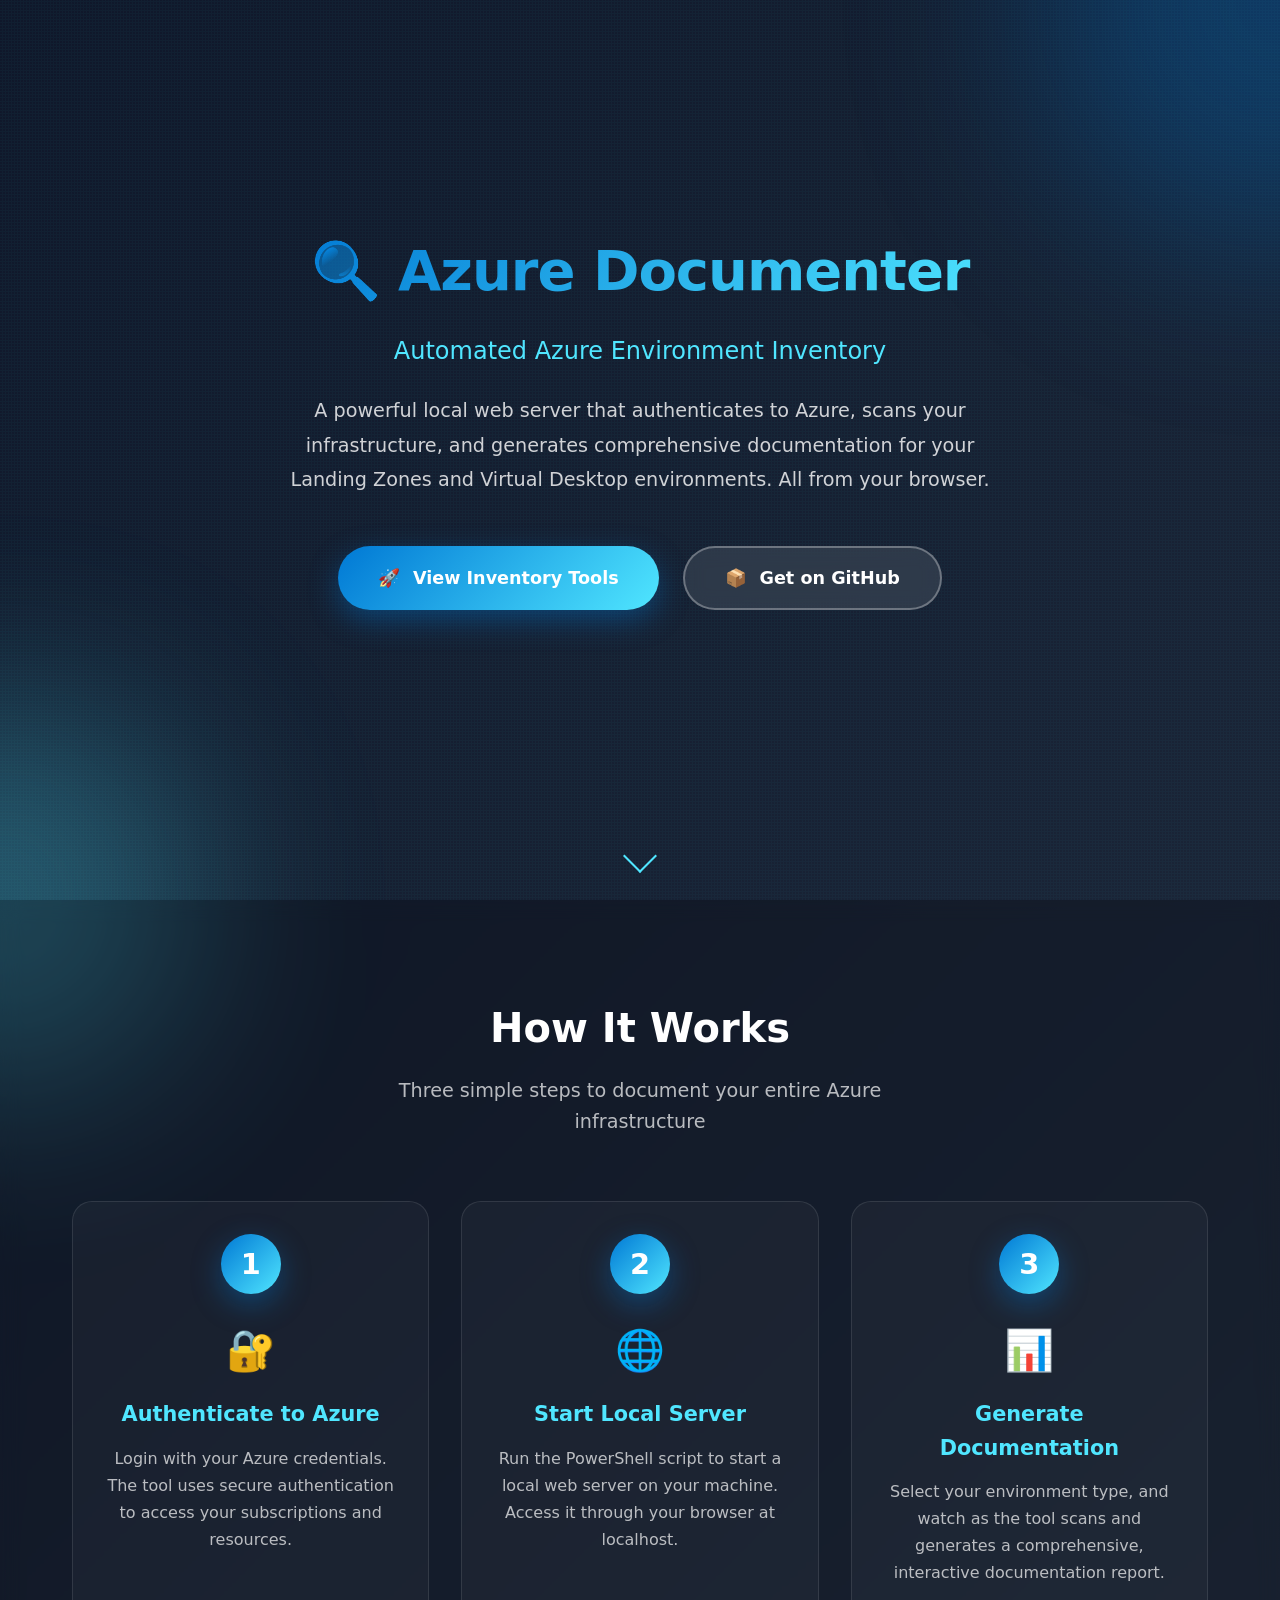
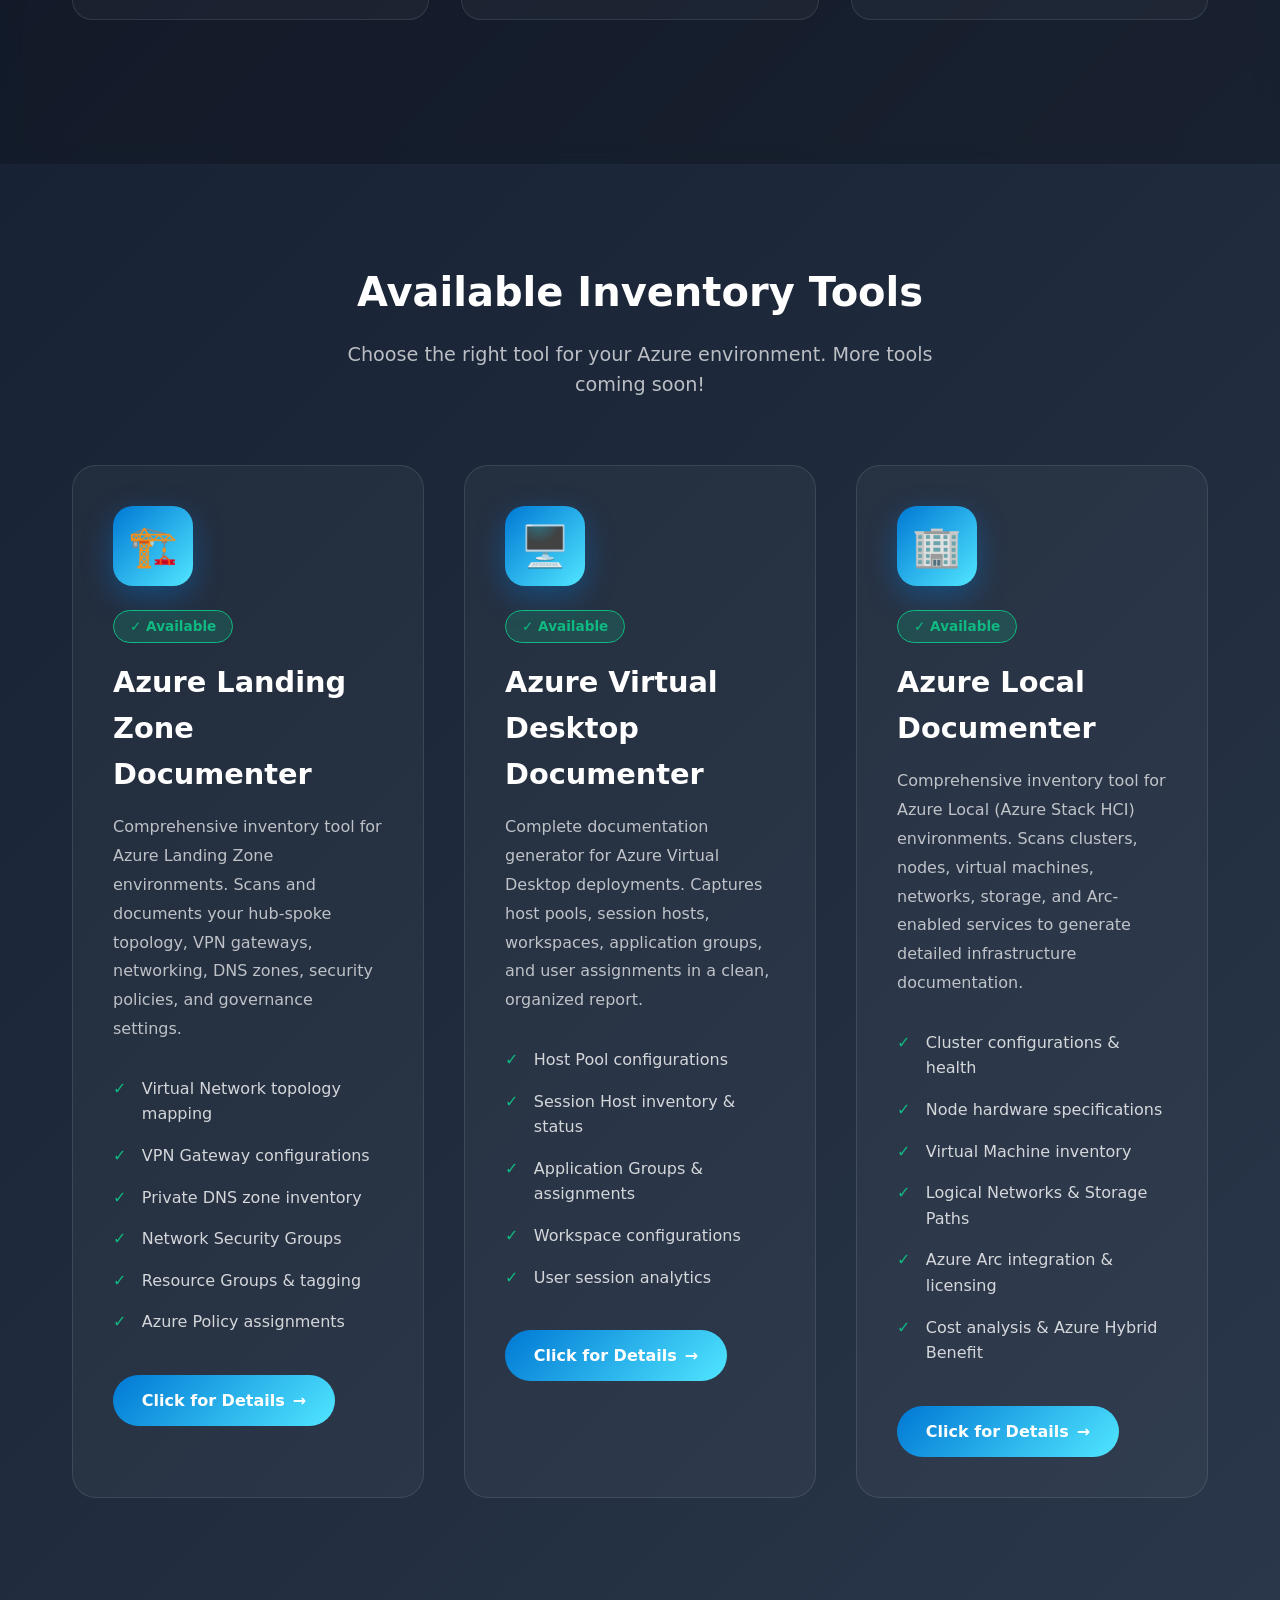
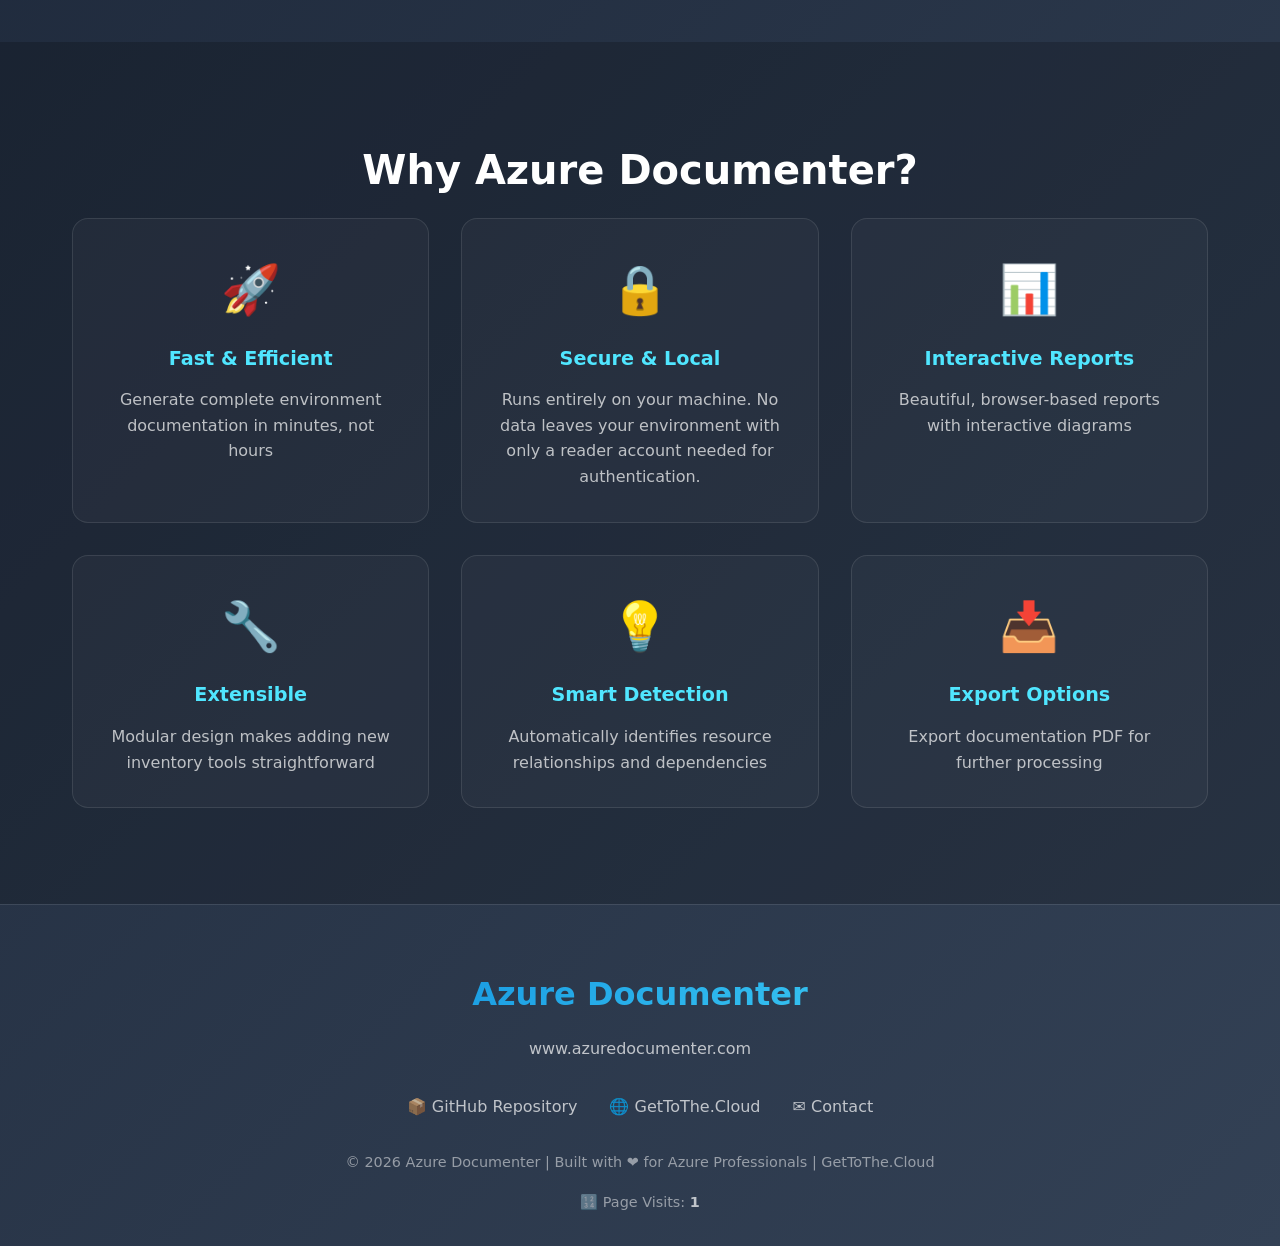
<file: index.html>
<!DOCTYPE html>
<html lang="en">
<head>
    <meta charset="UTF-8">
    <meta name="viewport" content="width=device-width, initial-scale=1.0">
    
    <!-- Primary Meta Tags -->
    <title>Azure Documenter - Automated Azure Environment Inventory & Documentation Tool</title>
    <meta name="title" content="Azure Documenter - Automated Azure Environment Inventory & Documentation Tool">
    <meta name="description" content="Powerful local web server that automates Azure infrastructure documentation. Generate comprehensive reports for Azure Landing Zones, Virtual Desktop (AVD), and cloud environments in minutes. Free, secure, and extensible.">
    <meta name="keywords" content="Azure Documenter, Azure documentation, Azure inventory tool, Azure Landing Zone documentation, Azure Virtual Desktop documentation, AVD inventory, Azure infrastructure audit, cloud documentation, Azure reporting tool, Azure environment scan, Azure compliance reporting, Azure PowerShell tools, infrastructure as code documentation">
    <meta name="author" content="GetToThe.Cloud">
    <meta name="robots" content="index, follow">
    <link rel="canonical" href="https://www.azuredocumenter.com/">
    
    <!-- Open Graph / Facebook -->
    <meta property="og:type" content="website">
    <meta property="og:url" content="https://www.azuredocumenter.com/">
    <meta property="og:title" content="Azure Documenter - Automated Azure Environment Inventory">
    <meta property="og:description" content="Generate comprehensive Azure infrastructure documentation in minutes. Free tool for documenting Landing Zones, AVD, and cloud environments with interactive reports.">
    <meta property="og:image" content="https://www.azuredocumenter.com/images/og-image.png">
    <meta property="og:site_name" content="Azure Documenter">
    <meta property="og:locale" content="en_US">
    
    <!-- Twitter Card -->
    <meta name="twitter:card" content="summary_large_image">
    <meta name="twitter:url" content="https://www.azuredocumenter.com/">
    <meta name="twitter:title" content="Azure Documenter - Automated Azure Environment Inventory">
    <meta name="twitter:description" content="Generate comprehensive Azure infrastructure documentation in minutes. Free tool for documenting Landing Zones, AVD, and cloud environments.">
    <meta name="twitter:image" content="https://www.azuredocumenter.com/images/twitter-card.png">
    <meta name="twitter:creator" content="@GetToTheCloud">
    
    <!-- Additional SEO Tags -->
    <meta name="theme-color" content="#0078D4">
    <meta name="msapplication-TileColor" content="#0078D4">
    <meta name="application-name" content="Azure Documenter">
    
    <!-- Structured Data (JSON-LD) -->
    <script type="application/ld+json">
    {
      "@context": "https://schema.org",
      "@type": "SoftwareApplication",
      "name": "Azure Documenter",
      "applicationCategory": "DeveloperApplication",
      "operatingSystem": "Windows, macOS, Linux",
      "description": "Automated Azure environment documentation tool that generates comprehensive reports for Azure Landing Zones and Virtual Desktop deployments",
      "url": "https://www.azuredocumenter.com",
      "author": {"@type": "Organization", "name": "GetToThe.Cloud", "url": "https://www.gettothe.cloud"},
      "offers": {"@type": "Offer", "price": "0", "priceCurrency": "USD"},
      "aggregateRating": {"@type": "AggregateRating", "ratingValue": "5", "ratingCount": "1"},
      "featureList": ["Azure Landing Zone documentation", "Azure Virtual Desktop inventory", "Interactive HTML reports", "Multi-subscription support", "Network topology visualization", "Compliance audit reports", "Local secure execution"]
    }
    </script>
    
    <!-- Embedded Stylesheet for Offline Compatibility -->
    <style>
* {
    margin: 0;
    padding: 0;
    box-sizing: border-box;
}

:root {
    --azure-blue: #0078D4;
    --azure-light: #50E6FF;
    --azure-dark: #003168;
    --success-green: #10B981;
    --warning-orange: #F59E0B;
    --gradient-primary: linear-gradient(135deg, #0078D4 0%, #50E6FF 100%);
    --gradient-dark: linear-gradient(135deg, #1e293b 0%, #0f172a 100%);
}

html {
    scroll-behavior: smooth;
}

body {
    font-family: 'Segoe UI', system-ui, -apple-system, sans-serif;
    background: linear-gradient(135deg, #0f172a 0%, #1e293b 50%, #334155 100%);
    color: #fff;
    line-height: 1.6;
    overflow-x: hidden;
}

/* Animated Background */
.bg-pattern {
    position: fixed;
    top: 0;
    left: 0;
    width: 100%;
    height: 100%;
    opacity: 0.03;
    background-image: 
        repeating-linear-gradient(0deg, transparent, transparent 2px, #50E6FF 2px, #50E6FF 3px),
        repeating-linear-gradient(90deg, transparent, transparent 2px, #50E6FF 2px, #50E6FF 3px);
    background-size: 100px 100px;
    animation: patternMove 30s linear infinite;
    z-index: 0;
    pointer-events: none;
}

@keyframes patternMove {
    0% { transform: translate(0, 0); }
    100% { transform: translate(100px, 100px); }
}

/* Floating gradient orbs */
.gradient-orb {
    position: fixed;
    border-radius: 50%;
    filter: blur(100px);
    opacity: 0.3;
    z-index: 0;
    pointer-events: none;
}

.orb-1 {
    width: 500px;
    height: 500px;
    background: var(--azure-blue);
    top: -250px;
    right: -250px;
    animation: float 20s ease-in-out infinite;
}

.orb-2 {
    width: 400px;
    height: 400px;
    background: var(--azure-light);
    bottom: -200px;
    left: -200px;
    animation: float 25s ease-in-out infinite reverse;
}

@keyframes float {
    0%, 100% { transform: translate(0, 0) scale(1); }
    33% { transform: translate(50px, -80px) scale(1.1); }
    66% { transform: translate(-50px, 80px) scale(0.9); }
}

/* Container */
.container {
    max-width: 1200px;
    margin: 0 auto;
    padding: 0 2rem;
    position: relative;
    z-index: 1;
}

/* Header/Hero Section */
.hero {
    min-height: 100vh;
    display: flex;
    flex-direction: column;
    justify-content: center;
    align-items: center;
    text-align: center;
    padding: 2rem 0;
}

.logo {
    font-size: 3.5rem;
    font-weight: 800;
    margin-bottom: 1rem;
    background: var(--gradient-primary);
    -webkit-background-clip: text;
    -webkit-text-fill-color: transparent;
    background-clip: text;
    letter-spacing: -1px;
}

.tagline {
    font-size: 1.5rem;
    color: var(--azure-light);
    margin-bottom: 1.5rem;
    font-weight: 300;
}

.hero-description {
    font-size: 1.2rem;
    color: rgba(255,255,255,0.8);
    max-width: 700px;
    margin: 0 auto 3rem;
    line-height: 1.8;
}

.cta-buttons {
    display: flex;
    gap: 1.5rem;
    flex-wrap: wrap;
    justify-content: center;
    margin-bottom: 4rem;
}

.btn {
    padding: 1rem 2.5rem;
    font-size: 1.1rem;
    font-weight: 600;
    text-decoration: none;
    border-radius: 50px;
    transition: all 0.3s ease;
    display: inline-flex;
    align-items: center;
    gap: 0.8rem;
    cursor: pointer;
    border: none;
}

.btn-primary {
    background: var(--gradient-primary);
    color: white;
    box-shadow: 0 10px 30px rgba(0, 120, 212, 0.4);
}

.btn-primary:hover {
    transform: translateY(-3px);
    box-shadow: 0 15px 40px rgba(0, 120, 212, 0.6);
}

.btn-secondary {
    background: rgba(255,255,255,0.1);
    color: white;
    border: 2px solid rgba(255,255,255,0.3);
    backdrop-filter: blur(10px);
}

.btn-secondary:hover {
    background: rgba(255,255,255,0.15);
    border-color: var(--azure-light);
    transform: translateY(-3px);
}

/* How It Works Section */
.how-it-works {
    padding: 6rem 0;
    background: rgba(0,0,0,0.2);
    backdrop-filter: blur(10px);
}

.section-title {
    font-size: 2.5rem;
    text-align: center;
    margin-bottom: 1rem;
    font-weight: 700;
}

.section-subtitle {
    text-align: center;
    font-size: 1.2rem;
    color: rgba(255,255,255,0.7);
    margin-bottom: 4rem;
    max-width: 600px;
    margin-left: auto;
    margin-right: auto;
}

.steps {
    display: grid;
    grid-template-columns: repeat(auto-fit, minmax(250px, 1fr));
    gap: 2rem;
    margin-bottom: 3rem;
}

.step {
    text-align: center;
    padding: 2rem;
    background: rgba(255,255,255,0.03);
    border: 1px solid rgba(255,255,255,0.1);
    border-radius: 20px;
    transition: all 0.3s ease;
    position: relative;
}

.step:hover {
    transform: translateY(-5px);
    background: rgba(255,255,255,0.06);
    border-color: var(--azure-light);
}

.step-number {
    width: 60px;
    height: 60px;
    margin: 0 auto 1.5rem;
    background: var(--gradient-primary);
    border-radius: 50%;
    display: flex;
    align-items: center;
    justify-content: center;
    font-size: 1.8rem;
    font-weight: 700;
    box-shadow: 0 10px 30px rgba(0, 120, 212, 0.4);
}

.step-icon {
    font-size: 2.5rem;
    margin-bottom: 1rem;
}

.step-title {
    font-size: 1.3rem;
    margin-bottom: 0.8rem;
    color: var(--azure-light);
}

.step-description {
    color: rgba(255,255,255,0.7);
    line-height: 1.7;
}

/* Inventory Tools Section */
.inventory-tools {
    padding: 6rem 0;
}

.tools-grid {
    display: grid;
    grid-template-columns: repeat(auto-fit, minmax(350px, 1fr));
    gap: 2.5rem;
    margin-bottom: 3rem;
}

.tool-card {
    background: rgba(255,255,255,0.04);
    border: 1px solid rgba(255,255,255,0.1);
    border-radius: 24px;
    padding: 2.5rem;
    transition: all 0.4s cubic-bezier(0.4, 0, 0.2, 1);
    position: relative;
    overflow: hidden;
    cursor: pointer;
}

.tool-card::before {
    content: '';
    position: absolute;
    top: 0;
    left: 0;
    right: 0;
    height: 4px;
    background: var(--gradient-primary);
    transform: scaleX(0);
    transition: transform 0.4s ease;
}

.tool-card:hover {
    transform: translateY(-10px);
    background: rgba(255,255,255,0.08);
    border-color: var(--azure-light);
    box-shadow: 0 20px 60px rgba(0,120,212,0.3);
}

.tool-card:hover::before {
    transform: scaleX(1);
}

.tool-icon {
    width: 80px;
    height: 80px;
    background: var(--gradient-primary);
    border-radius: 20px;
    display: flex;
    align-items: center;
    justify-content: center;
    font-size: 2.5rem;
    margin-bottom: 1.5rem;
    box-shadow: 0 10px 30px rgba(0,120,212,0.4);
}

.tool-status {
    display: inline-block;
    padding: 0.3rem 1rem;
    background: rgba(16, 185, 129, 0.2);
    color: var(--success-green);
    border: 1px solid var(--success-green);
    border-radius: 20px;
    font-size: 0.85rem;
    font-weight: 600;
    margin-bottom: 1rem;
}

.tool-status.coming-soon {
    background: rgba(245, 158, 11, 0.2);
    color: var(--warning-orange);
    border-color: var(--warning-orange);
}

.tool-title {
    font-size: 1.8rem;
    margin-bottom: 1rem;
    font-weight: 700;
}

.tool-description {
    color: rgba(255,255,255,0.7);
    line-height: 1.8;
    margin-bottom: 1.5rem;
}

.tool-features {
    list-style: none;
    margin-bottom: 2rem;
}

.tool-features li {
    padding: 0.5rem 0;
    padding-left: 1.8rem;
    position: relative;
    color: rgba(255,255,255,0.8);
}

.tool-features li::before {
    content: '✓';
    position: absolute;
    left: 0;
    color: var(--success-green);
    font-weight: bold;
}

.tool-link {
    display: inline-flex;
    align-items: center;
    gap: 0.5rem;
    padding: 0.8rem 1.8rem;
    background: var(--gradient-primary);
    color: white;
    text-decoration: none;
    border-radius: 50px;
    font-weight: 600;
    transition: all 0.3s ease;
}

.tool-link:hover {
    transform: scale(1.05);
    box-shadow: 0 10px 30px rgba(0,120,212,0.5);
}

.tool-link::after {
    content: '→';
    transition: margin-left 0.3s ease;
}

.tool-link:hover::after {
    margin-left: 0.5rem;
}

/* Modal/Popup Styles */
.modal-overlay {
    display: none;
    position: fixed;
    top: 0;
    left: 0;
    width: 100%;
    height: 100%;
    background: rgba(0, 0, 0, 0.85);
    backdrop-filter: blur(10px);
    z-index: 9998;
    animation: fadeIn 0.3s ease;
}

.modal-overlay.active {
    display: flex;
    justify-content: center;
    align-items: center;
    padding: 2rem;
}

@keyframes fadeIn {
    from { opacity: 0; }
    to { opacity: 1; }
}

.modal {
    background: linear-gradient(135deg, #1e293b 0%, #0f172a 100%);
    border: 2px solid rgba(80, 230, 255, 0.3);
    border-radius: 24px;
    max-width: 700px;
    width: 100%;
    max-height: 90vh;
    overflow-y: auto;
    position: relative;
    box-shadow: 0 30px 80px rgba(0, 0, 0, 0.7);
    animation: slideUp 0.4s ease;
    z-index: 9999;
}

@keyframes slideUp {
    from { 
        opacity: 0;
        transform: translateY(50px) scale(0.95);
    }
    to { 
        opacity: 1;
        transform: translateY(0) scale(1);
    }
}

.modal-header {
    padding: 2.5rem 2.5rem 1.5rem;
    border-bottom: 1px solid rgba(255, 255, 255, 0.1);
    position: relative;
}

.modal-close {
    position: absolute;
    top: 1.5rem;
    right: 1.5rem;
    width: 40px;
    height: 40px;
    background: rgba(255, 255, 255, 0.1);
    border: 1px solid rgba(255, 255, 255, 0.2);
    border-radius: 50%;
    display: flex;
    align-items: center;
    justify-content: center;
    cursor: pointer;
    transition: all 0.3s ease;
    font-size: 1.5rem;
    color: rgba(255, 255, 255, 0.7);
}

.modal-close:hover {
    background: rgba(255, 59, 48, 0.2);
    border-color: rgba(255, 59, 48, 0.5);
    color: #ff3b30;
    transform: rotate(90deg);
}

.modal-icon {
    width: 80px;
    height: 80px;
    background: var(--gradient-primary);
    border-radius: 20px;
    display: flex;
    align-items: center;
    justify-content: center;
    font-size: 2.5rem;
    margin-bottom: 1.5rem;
    box-shadow: 0 10px 30px rgba(0, 120, 212, 0.4);
}

.modal-title {
    font-size: 2rem;
    font-weight: 700;
    margin-bottom: 0.5rem;
    color: #fff;
}

.modal-status {
    display: inline-block;
    padding: 0.4rem 1.2rem;
    background: rgba(16, 185, 129, 0.2);
    color: var(--success-green);
    border: 1px solid var(--success-green);
    border-radius: 20px;
    font-size: 0.85rem;
    font-weight: 600;
}

.modal-body {
    padding: 2rem 2.5rem;
}

.modal-description {
    color: rgba(255, 255, 255, 0.85);
    line-height: 1.8;
    margin-bottom: 2rem;
    font-size: 1.1rem;
}

.modal-section-title {
    font-size: 1.3rem;
    font-weight: 600;
    color: var(--azure-light);
    margin-bottom: 1rem;
    margin-top: 2rem;
}

.modal-section-title:first-child {
    margin-top: 0;
}

.modal-features {
    list-style: none;
    margin-bottom: 2rem;
}

.modal-features li {
    padding: 0.8rem 0;
    padding-left: 2rem;
    position: relative;
    color: rgba(255, 255, 255, 0.8);
    line-height: 1.6;
}

.modal-features li::before {
    content: '✓';
    position: absolute;
    left: 0;
    color: var(--success-green);
    font-weight: bold;
    font-size: 1.3rem;
}

.modal-tech-stack {
    display: flex;
    flex-wrap: wrap;
    gap: 0.8rem;
    margin-bottom: 2rem;
}

.modal-tech-badge {
    padding: 0.5rem 1.2rem;
    background: rgba(0, 120, 212, 0.2);
    border: 1px solid rgba(0, 120, 212, 0.5);
    border-radius: 20px;
    font-size: 0.9rem;
    font-weight: 600;
    color: var(--azure-light);
}

.modal-footer {
    padding: 1.5rem 2.5rem 2.5rem;
    display: flex;
    gap: 1rem;
    flex-wrap: wrap;
}

.modal-btn {
    flex: 1;
    min-width: 200px;
    padding: 1rem 2rem;
    font-size: 1.05rem;
    font-weight: 600;
    text-decoration: none;
    border-radius: 50px;
    display: inline-flex;
    align-items: center;
    justify-content: center;
    gap: 0.8rem;
    transition: all 0.3s ease;
    cursor: pointer;
    border: none;
}

.modal-btn-primary {
    background: var(--gradient-primary);
    color: white;
    box-shadow: 0 10px 30px rgba(0, 120, 212, 0.4);
}

.modal-btn-primary:hover {
    transform: translateY(-2px);
    box-shadow: 0 15px 40px rgba(0, 120, 212, 0.6);
}

.modal-btn-secondary {
    background: rgba(255, 255, 255, 0.1);
    color: white;
    border: 2px solid rgba(255, 255, 255, 0.3);
}

.modal-btn-secondary:hover {
    background: rgba(255, 255, 255, 0.15);
    border-color: var(--azure-light);
    transform: translateY(-2px);
}

.modal-highlight {
    background: rgba(80, 230, 255, 0.1);
    border-left: 3px solid var(--azure-light);
    padding: 1.2rem;
    border-radius: 8px;
    margin: 1.5rem 0;
}

.modal-highlight p {
    color: rgba(255, 255, 255, 0.9);
    line-height: 1.7;
    margin: 0;
}

/* Add Tool Card - Different Style */
.add-tool-card {
    background: rgba(255,255,255,0.02);
    border: 2px dashed rgba(255,255,255,0.3);
    border-radius: 24px;
    padding: 3rem 2.5rem;
    display: flex;
    flex-direction: column;
    align-items: center;
    justify-content: center;
    text-align: center;
    transition: all 0.3s ease;
    min-height: 400px;
}

.add-tool-card:hover {
    border-color: var(--azure-light);
    background: rgba(255,255,255,0.04);
}

.add-icon {
    font-size: 4rem;
    color: var(--azure-light);
    margin-bottom: 1.5rem;
    opacity: 0.5;
}

.add-tool-title {
    font-size: 1.5rem;
    margin-bottom: 1rem;
    color: rgba(255,255,255,0.9);
}

.add-tool-description {
    color: rgba(255,255,255,0.6);
    line-height: 1.6;
}

/* Features Section */
.features {
    padding: 6rem 0;
    background: rgba(0,0,0,0.2);
}

.features-grid {
    display: grid;
    grid-template-columns: repeat(auto-fit, minmax(280px, 1fr));
    gap: 2rem;
}

.feature-box {
    padding: 2rem;
    background: rgba(255,255,255,0.03);
    border: 1px solid rgba(255,255,255,0.1);
    border-radius: 16px;
    text-align: center;
    transition: all 0.3s ease;
}

.feature-box:hover {
    background: rgba(255,255,255,0.06);
    transform: translateY(-5px);
}

.feature-icon {
    font-size: 3rem;
    margin-bottom: 1rem;
}

.feature-title {
    font-size: 1.2rem;
    margin-bottom: 0.8rem;
    color: var(--azure-light);
}

.feature-text {
    color: rgba(255,255,255,0.7);
    line-height: 1.6;
}

/* Footer */
.footer {
    padding: 4rem 0 2rem;
    text-align: center;
    border-top: 1px solid rgba(255,255,255,0.1);
}

.footer-logo {
    font-size: 2rem;
    font-weight: 700;
    margin-bottom: 1rem;
    background: var(--gradient-primary);
    -webkit-background-clip: text;
    -webkit-text-fill-color: transparent;
    background-clip: text;
}

.footer-links {
    display: flex;
    gap: 2rem;
    justify-content: center;
    margin: 2rem 0;
    flex-wrap: wrap;
}

.footer-link {
    color: rgba(255,255,255,0.7);
    text-decoration: none;
    transition: color 0.3s ease;
    display: flex;
    align-items: center;
    gap: 0.5rem;
}

.footer-link:hover {
    color: var(--azure-light);
}

.footer-copyright {
    color: rgba(255,255,255,0.5);
    font-size: 0.9rem;
    margin-top: 2rem;
}

/* Scroll Indicator */
.scroll-indicator {
    position: absolute;
    bottom: 2rem;
    left: 50%;
    transform: translateX(-50%);
    animation: bounce 2s infinite;
}

@keyframes bounce {
    0%, 20%, 50%, 80%, 100% { transform: translateX(-50%) translateY(0); }
    40% { transform: translateX(-50%) translateY(-15px); }
    60% { transform: translateX(-50%) translateY(-8px); }
}

.scroll-arrow {
    width: 24px;
    height: 24px;
    border-right: 2px solid var(--azure-light);
    border-bottom: 2px solid var(--azure-light);
    transform: rotate(45deg);
}

/* Responsive */
@media (max-width: 768px) {
    .logo { font-size: 2.5rem; }
    .tagline { font-size: 1.2rem; }
    .hero-description { font-size: 1rem; }
    .section-title { font-size: 2rem; }
    .steps { grid-template-columns: 1fr; }
    .tools-grid { grid-template-columns: 1fr; }
    .features-grid { grid-template-columns: 1fr; }
    .cta-buttons { flex-direction: column; }
    .btn { width: 100%; justify-content: center; }
}
    </style>
</head>
<body>
    <!-- Background Effects -->
    <div class="bg-pattern"></div>
    <div class="gradient-orb orb-1"></div>
    <div class="gradient-orb orb-2"></div>

    <!-- Hero Section -->
    <section class="hero" itemscope itemtype="https://schema.org/WebApplication">
        <div class="container">
            <h1 class="logo" itemprop="name">🔍 Azure Documenter</h1>
            <p class="tagline" itemprop="headline">Automated Azure Environment Inventory</p>
            <p class="hero-description" itemprop="description">
                A powerful local web server that authenticates to Azure, scans your infrastructure, 
                and generates comprehensive documentation for your Landing Zones and Virtual Desktop environments. 
                All from your browser.
            </p>
            <div class="cta-buttons">
                <a href="#tools" class="btn btn-primary" aria-label="View available Azure inventory tools">
                    <span>🚀</span> View Inventory Tools
                </a>
                <a href="https://github.com/GetToThe-Cloud/AzureDocumenter" target="_blank" rel="noopener noreferrer" class="btn btn-secondary" aria-label="Get Azure Documenter on GitHub">
                    <span>📦</span> Get on GitHub
                </a>
            </div>
        </div>
        <div class="scroll-indicator">
            <div class="scroll-arrow"></div>
        </div>
    </section>

    <!-- How It Works Section -->
    <section class="how-it-works" aria-labelledby="how-it-works-title">
        <div class="container">
            <h2 id="how-it-works-title" class="section-title">How It Works</h2>
            <p class="section-subtitle">
                Three simple steps to document your entire Azure infrastructure
            </p>
            <div class="steps">
                <div class="step">
                    <div class="step-number">1</div>
                    <div class="step-icon">🔐</div>
                    <h3 class="step-title">Authenticate to Azure</h3>
                    <p class="step-description">
                        Login with your Azure credentials. The tool uses secure authentication 
                        to access your subscriptions and resources.
                    </p>
                </div>
                <div class="step">
                    <div class="step-number">2</div>
                    <div class="step-icon">🌐</div>
                    <h3 class="step-title">Start Local Server</h3>
                    <p class="step-description">
                        Run the PowerShell script to start a local web server on your machine. 
                        Access it through your browser at localhost.
                    </p>
                </div>
                <div class="step">
                    <div class="step-number">3</div>
                    <div class="step-icon">📊</div>
                    <h3 class="step-title">Generate Documentation</h3>
                    <p class="step-description">
                        Select your environment type, and watch as the tool scans and generates 
                        a comprehensive, interactive documentation report.
                    </p>
                </div>
            </div>
        </div>
    </section>

    <!-- Inventory Tools Section -->
    <section class="inventory-tools" id="tools" aria-labelledby="tools-title">
        <div class="container">
            <h2 id="tools-title" class="section-title">Available Inventory Tools</h2>
            <p class="section-subtitle">
                Choose the right tool for your Azure environment. More tools coming soon!
            </p>
            <div class="tools-grid">
                
                <!-- Azure Landing Zone Tool -->
                <div class="tool-card" data-modal="landing-zone-modal">
                    <div class="tool-icon">🏗️</div>
                    <span class="tool-status">✓ Available</span>
                    <h3 class="tool-title">Azure Landing Zone Documenter</h3>
                    <p class="tool-description">
                        Comprehensive inventory tool for Azure Landing Zone environments. 
                        Scans and documents your hub-spoke topology, VPN gateways, networking, 
                        DNS zones, security policies, and governance settings.
                    </p>
                    <ul class="tool-features">
                        <li>Virtual Network topology mapping</li>
                        <li>VPN Gateway configurations</li>
                        <li>Private DNS zone inventory</li>
                        <li>Network Security Groups</li>
                        <li>Resource Groups & tagging</li>
                        <li>Azure Policy assignments</li>
                    </ul>
                    <div class="tool-link" onclick="event.stopPropagation(); openModal('landing-zone-modal')">
                        Click for Details
                    </div>
                </div>

                <!-- Azure Virtual Desktop Tool -->
                <div class="tool-card" data-modal="avd-modal">
                    <div class="tool-icon">🖥️</div>
                    <span class="tool-status">✓ Available</span>
                    <h3 class="tool-title">Azure Virtual Desktop Documenter</h3>
                    <p class="tool-description">
                        Complete documentation generator for Azure Virtual Desktop deployments. 
                        Captures host pools, session hosts, workspaces, application groups, 
                        and user assignments in a clean, organized report.
                    </p>
                    <ul class="tool-features">
                        <li>Host Pool configurations</li>
                        <li>Session Host inventory & status</li>
                        <li>Application Groups & assignments</li>
                        <li>Workspace configurations</li>
                        <li>User session analytics</li>
                    </ul>
                    <div class="tool-link" onclick="event.stopPropagation(); openModal('avd-modal')">
                        Click for Details
                    </div>
                </div>

                <!-- Azure Local Tool -->
                <div class="tool-card" data-modal="azure-local-modal">
                    <div class="tool-icon">🏢</div>
                    <span class="tool-status">✓ Available</span>
                    <h3 class="tool-title">Azure Local Documenter</h3>
                    <p class="tool-description">
                        Comprehensive inventory tool for Azure Local (Azure Stack HCI) environments. 
                        Scans clusters, nodes, virtual machines, networks, storage, and Arc-enabled 
                        services to generate detailed infrastructure documentation.
                    </p>
                    <ul class="tool-features">
                        <li>Cluster configurations & health</li>
                        <li>Node hardware specifications</li>
                        <li>Virtual Machine inventory</li>
                        <li>Logical Networks & Storage Paths</li>
                        <li>Azure Arc integration & licensing</li>
                        <li>Cost analysis & Azure Hybrid Benefit</li>
                    </ul>
                    <div class="tool-link" onclick="event.stopPropagation(); openModal('azure-local-modal')">
                        Click for Details
                    </div>
                </div>

                <!-- Add More Tools Card
                <div class="add-tool-card">
                    <div class="add-icon">➕</div>
                    <h3 class="add-tool-title">Add Your Own Tool</h3>
                    <p class="add-tool-description">
                        The modular architecture makes it easy to add new inventory tools. 
                        Create a new module, register it with the web server, and start documenting 
                        additional Azure services like Azure Kubernetes Service, Azure SQL, or Storage Accounts.
                    </p>
                </div> -->

            </div>
        </div>
    </section>

    <!-- Features Section -->
    <section class="features" aria-labelledby="features-title">
        <div class="container">
            <h2 id="features-title" class="section-title">Why Azure Documenter?</h2>
            <div class="features-grid">
                <div class="feature-box">
                    <div class="feature-icon">🚀</div>
                    <h3 class="feature-title">Fast & Efficient</h3>
                    <p class="feature-text">
                        Generate complete environment documentation in minutes, not hours
                    </p>
                </div>
                <div class="feature-box">
                    <div class="feature-icon">🔒</div>
                    <h3 class="feature-title">Secure & Local</h3>
                    <p class="feature-text">
                        Runs entirely on your machine. No data leaves your environment with only a reader account needed for authentication.
                    </p>
                </div>
                <div class="feature-box">
                    <div class="feature-icon">📊</div>
                    <h3 class="feature-title">Interactive Reports</h3>
                    <p class="feature-text">
                        Beautiful, browser-based reports with interactive diagrams
                    </p>
                </div>
                <div class="feature-box">
                    <div class="feature-icon">🔧</div>
                    <h3 class="feature-title">Extensible</h3>
                    <p class="feature-text">
                        Modular design makes adding new inventory tools straightforward
                    </p>
                </div>
                <div class="feature-box">
                    <div class="feature-icon">💡</div>
                    <h3 class="feature-title">Smart Detection</h3>
                    <p class="feature-text">
                        Automatically identifies resource relationships and dependencies
                    </p>
                </div>
                <div class="feature-box">
                    <div class="feature-icon">📥</div>
                    <h3 class="feature-title">Export Options</h3>
                    <p class="feature-text">
                        Export documentation PDF for further processing
                    </p>
                </div>
            </div>
        </div>
    </section>

    <!-- Footer -->
    <footer class="footer" itemscope itemtype="https://schema.org/Organization">
        <div class="container">
            <div class="footer-logo" itemprop="name">Azure Documenter</div>
            <p style="color: rgba(255,255,255,0.7); margin-bottom: 1.5rem;">
                <span itemprop="url">www.azuredocumenter.com</span>
            </p>
            <div class="footer-links">
                <a href="https://github.com/GetToThe-Cloud/AzureDocumenter" class="footer-link" target="_blank" rel="noopener noreferrer" itemprop="sameAs">
                    📦 GitHub Repository
                </a>
                <a href="https://www.gettothe.cloud" class="footer-link" target="_blank" rel="noopener noreferrer" itemprop="url">
                    🌐 GetToThe.Cloud
                </a>
                <a href="mailto:info@gettothe.cloud" class="footer-link" itemprop="email">
                    ✉️ Contact
                </a>
            </div>
            <p class="footer-copyright">
                © <span itemprop="copyrightYear">2026</span> <span itemprop="copyrightHolder">Azure Documenter</span> | Built with ❤️ for Azure Professionals | 
                <a href="https://www.gettothe.cloud" style="color: rgba(255,255,255,0.5); text-decoration: none;" target="_blank" rel="noopener">GetToThe.Cloud</a>
            </p>
            <p style="color: rgba(255,255,255,0.5); margin-top: 1rem; font-size: 0.9rem;">
                🔢 Page Visits: <span id="visit-counter" style="color: rgba(255,255,255,0.7); font-weight: 600;">0</span>
            </p>
        </div>
    </footer>

    <!-- Modal: Landing Zone Documenter -->
    <div id="landing-zone-modal" class="modal-overlay" data-modal-overlay="true">
        <div class="modal" onclick="event.stopPropagation()">
            <div class="modal-header">
                <div class="modal-close" data-close-modal="landing-zone-modal">×</div>
                <div class="modal-icon">🏗️</div>
                <h2 class="modal-title">Azure Landing Zone Documenter</h2>
                <span class="modal-status">✓ Available Now</span>
            </div>
            <div class="modal-body">
                <p class="modal-description">
                    The Landing Zone Documenter is a powerful PowerShell-based tool that automatically inventories 
                    your entire Azure Landing Zone infrastructure. It connects to your Azure subscription, 
                    scans all resources, and generates a comprehensive HTML report with interactive visualizations.
                </p>

                <div class="modal-highlight">
                    <p><strong>🎯 Perfect for:</strong> Cloud architects, DevOps engineers, and IT auditors who need 
                    to document hub-spoke network topologies, maintain compliance records, or onboard new team members 
                    quickly with comprehensive infrastructure documentation.</p>
                </div>

                <h3 class="modal-section-title">📋 What Gets Documented</h3>
                <ul class="modal-features">
                    <li><strong>Network Architecture:</strong> Virtual networks, subnets, peering connections, and network topology diagrams</li>
                    <li><strong>VPN Infrastructure:</strong> VPN gateways, local network gateways, connections, and IPsec settings</li>
                    <!-- <li><strong>DNS Management:</strong> Private DNS zones, zone links, and DNS configurations</li> -->
                    <li><strong>Security Policies:</strong> Network Security Groups, Application Security Groups, and firewall rules</li>
                    <li><strong>Resource Organization:</strong> Resource groups, tags, naming conventions, and organizational structure</li>
                    <li><strong>Governance:</strong> Azure Policy assignments, RBAC roles, and compliance status</li>
                    <!-- <li><strong>Monitoring:</strong> Log Analytics workspaces, diagnostic settings, and monitoring configurations</li> -->
                </ul>

                <h3 class="modal-section-title">🚀 Key Features</h3>
                <ul class="modal-features">
                    <li>Auto-discovery of all Landing Zone components</li>
                    <!-- <li>Interactive HTML reports with search and filtering</li> -->
                    <li>Network topology visualization</li>
                    <li>Score compared to WAF</li>
                    <li>Export to PDF</li>
                    <li>Multi-subscription support</li>
                    <li>Compliance and security audit reports</li>
                </ul>

                <h3 class="modal-section-title">🔧 Technology Stack</h3>
                <div class="modal-tech-stack">
                    <span class="modal-tech-badge">PowerShell 7+</span>
                    <span class="modal-tech-badge">Azure PowerShell</span>
                    <span class="modal-tech-badge">HTML5/CSS3</span>
                    <span class="modal-tech-badge">REST API</span>
                </div>
            </div>
            <div class="modal-footer">
                <a href="https://github.com/GetToThe-Cloud/AzureDocumenter/tree/main/azurelandingzone-inventory" 
                   target="_blank" rel="noopener noreferrer" class="modal-btn modal-btn-primary"
                   aria-label="View Azure Landing Zone Documenter on GitHub">
                    📦 View on GitHub
                </a>
                <a href="https://www.gettothe.cloud" 
                   target="_blank" rel="noopener noreferrer" class="modal-btn modal-btn-secondary"
                   aria-label="Read Azure Landing Zone documentation">
                    📖 Documentation
                </a>
            </div>
        </div>
    </div>

    <!-- Modal: AVD Environment Documenter -->
    <div id="avd-modal" class="modal-overlay" data-modal-overlay="true">
        <div class="modal" onclick="event.stopPropagation()">
            <div class="modal-header">
                <div class="modal-close" data-close-modal="avd-modal">×</div>
                <div class="modal-icon">🖥️</div>
                <h2 class="modal-title">AVD Environment Documenter</h2>
                <span class="modal-status">✓ Available Now</span>
            </div>
            <div class="modal-body">
                <p class="modal-description">
                    The AVD Environment Documenter provides complete documentation of your Azure Virtual Desktop 
                    deployment. It analyzes host pools, session hosts, application groups, and user assignments 
                    to create detailed reports with health status, capacity planning insights, and optimization recommendations.
                </p>

                <div class="modal-highlight">
                    <p><strong>🎯 Perfect for:</strong> AVD administrators, support teams, and MSPs who need to track 
                    session host health, monitor capacity, document user assignments, or troubleshoot AVD issues 
                    with comprehensive environment insights.</p>
                </div>

                <h3 class="modal-section-title">📋 What Gets Documented</h3>
                <ul class="modal-features">
                    <li><strong>Host Pools:</strong> Configuration details, load balancing settings, and capacity information</li>
                    <li><strong>Session Hosts:</strong> VM details, status, agent versions, and used source image</li>
                    <li><strong>Application Groups:</strong> Desktop and RemoteApp configurations with user assignments</li>
                    <li><strong>Workspaces:</strong> Workspace settings and application group associations</li>
                    <li><strong>User Sessions:</strong> Active sessions, disconnected sessions</li>
                    <li><strong>Networking:</strong> Virtual network integration and connectivity details</li>
                    <li><strong>ImageGallery:</strong> Azure Compute Gallery details and image versions </li>
                </ul>

                <h3 class="modal-section-title">🚀 Key Features</h3>
                <ul class="modal-features">
                    <li>Export to PDF</li>
                    <li>Connection Diagram</li>
                    <li>Score compared to CAF</li>
                    <!-- <li>Session host comparison matrix</li>
                    <li>Performance baseline recommendations</li>
                    <li>Application installation automation scripts</li> -->
                </ul>

                <h3 class="modal-section-title">🔧 Technology Stack</h3>
                <div class="modal-tech-stack">
                    <span class="modal-tech-badge">PowerShell 7+</span>
                    <span class="modal-tech-badge">Az.DesktopVirtualization</span>
                    <span class="modal-tech-badge">HTML5/JavaScript</span>
                    <span class="modal-tech-badge">Azure REST API</span>
                </div>
            </div>
            <div class="modal-footer">
                <a href="https://github.com/GetToThe-Cloud/AzureDocumenter/tree/main/azurevirtualdesktop-inventory" 
                   target="_blank" rel="noopener noreferrer" class="modal-btn modal-btn-primary"
                   aria-label="View Azure Virtual Desktop Documenter on GitHub">
                    📦 View on GitHub
                </a>
                <a href="https://www.gettothe.cloud" 
                   target="_blank" rel="noopener noreferrer" class="modal-btn modal-btn-secondary"
                   aria-label="Read AVD documentation">
                    📖 Documentation
                </a>
            </div>
        </div>
    </div>

    <!-- Modal: Azure Local Documenter -->
    <div id="azure-local-modal" class="modal-overlay" data-modal-overlay="true">
        <div class="modal" onclick="event.stopPropagation()">
            <div class="modal-header">
                <div class="modal-close" data-close-modal="azure-local-modal">×</div>
                <div class="modal-icon">🏢</div>
                <h2 class="modal-title">Azure Local Documenter</h2>
                <span class="modal-status">✓ Available Now</span>
            </div>
            <div class="modal-body">
                <p class="modal-description">
                    The Azure Local Documenter provides comprehensive documentation for Azure Local (Azure Stack HCI) 
                    infrastructure. It automatically inventories clusters, nodes, virtual machines, networking, storage, 
                    and Arc-enabled services, generating detailed reports with cost analysis and compliance insights.
                </p>

                <div class="modal-highlight">
                    <p><strong>🎯 Perfect for:</strong> Infrastructure administrators, hybrid cloud engineers, and IT teams 
                    managing Azure Local deployments who need to track hardware specs, monitor cluster health, document 
                    licensing compliance, or optimize costs with Azure Hybrid Benefit analysis.</p>
                </div>

                <h3 class="modal-section-title">📋 What Gets Documented</h3>
                <ul class="modal-features">
                    <li><strong>Clusters:</strong> Cluster configurations, resource groups, locations, and node counts</li>
                    <li><strong>Nodes:</strong> Hardware specifications (manufacturer, model, cores, memory), agent versions, and solution versions</li>
                    <li><strong>Virtual Machines:</strong> VM inventory with CPU, memory, power states, and cluster/node assignments</li>
                    <li><strong>Logical Networks:</strong> Network configurations, subnets, VM switches, and VLAN settings</li>
                    <li><strong>Storage Paths:</strong> Storage path inventory and provisioning states</li>
                    <li><strong>Arc Services:</strong> Custom locations, Arc Resource Bridges, and Arc Gateways</li>
                    <li><strong>Images:</strong> Available marketplace and custom images with OS types and versions</li>
                    <li><strong>Licensing:</strong> Arc machine licenses, ESU profiles, and Azure Hybrid Benefit status</li>
                </ul>

                <h3 class="modal-section-title">🚀 Key Features</h3>
                <ul class="modal-features">
                    <li>Automatic module installation and updates (Az.StackHCI, Az.ConnectedMachine, Az.ArcGateway)</li>
                    <li>Hardware inventory with manufacturer/model/serial numbers</li>
                    <li>Workload tracking (VMs and Kubernetes clusters per node)</li>
                    <li>Node extensions modal showing all installed Arc extensions</li>
                    <li>Cost analysis with Azure Hybrid Benefit detection</li>
                    <li>Monthly and yearly cost projections ($10/core/month standard pricing)</li>
                    <li>Well-Architected Framework (WAF) assessment</li>
                    <li>Interactive HTML reports with search and filtering</li>
                    <li>Export to PDF with complete infrastructure documentation</li>
                </ul>

                <h3 class="modal-section-title">💰 Cost Optimization</h3>
                <ul class="modal-features">
                    <li>Azure Hybrid Benefit detection from Windows Server licenses</li>
                    <li>Per-core cost calculation based on official Azure Local pricing</li>
                    <li>Savings analysis showing potential cost reductions</li>
                    <li>Node-level breakdown showing which machines have Hybrid Benefit enabled</li>
                    <li>FREE licensing for cores with Azure Hybrid Benefit (vs $10/core/month)</li>
                </ul>

                <h3 class="modal-section-title">🔧 Technology Stack</h3>
                <div class="modal-tech-stack">
                    <span class="modal-tech-badge">PowerShell 7+</span>
                    <span class="modal-tech-badge">Az.StackHCI</span>
                    <span class="modal-tech-badge">Az.ConnectedMachine</span>
                    <span class="modal-tech-badge">Az.ArcGateway</span>
                    <span class="modal-tech-badge">HTML5/JavaScript</span>
                    <span class="modal-tech-badge">Local Web Server</span>
                </div>
            </div>
            <div class="modal-footer">
                <a href="https://github.com/GetToThe-Cloud/AzureDocumenter/tree/main/azurelocal-inventory" 
                   target="_blank" rel="noopener noreferrer" class="modal-btn modal-btn-primary"
                   aria-label="View Azure Local Documenter on GitHub">
                    📦 View on GitHub
                </a>
                <a href="https://www.gettothe.cloud" 
                   target="_blank" rel="noopener noreferrer" class="modal-btn modal-btn-secondary"
                   aria-label="Read Azure Local documentation">
                    📖 Documentation
                </a>
            </div>
        </div>
    </div>

    <script>
        (function() {
            'use strict';
            
            // Cache DOM elements
            const body = document.body;
            const orbs = document.querySelectorAll('.gradient-orb');
            
            // Visit Counter
            const KEY = 'azure-documenter-visits';
            const count = (parseInt(localStorage.getItem(KEY)) || 0) + 1;
            localStorage.setItem(KEY, count);
            const counter = document.getElementById('visit-counter');
            if (counter) counter.textContent = count.toLocaleString();

            // Event delegation for modals and smooth scroll
            document.addEventListener('click', e => {
                const target = e.target;
                
                // Open modal
                const modalTrigger = target.closest('[data-modal]');
                if (modalTrigger) {
                    const modal = document.getElementById(modalTrigger.dataset.modal);
                    if (modal) {
                        modal.classList.add('active');
                        body.style.overflow = 'hidden';
                    }
                    return;
                }
                
                // Close modal (click on overlay or close button)
                const closeBtn = target.closest('[data-close-modal]');
                if (closeBtn || target.hasAttribute('data-modal-overlay')) {
                    const modalId = closeBtn ? closeBtn.dataset.closeModal : target.id;
                    const modal = document.getElementById(modalId) || target;
                    if (modal.classList.contains('active')) {
                        modal.classList.remove('active');
                        body.style.overflow = 'auto';
                    }
                    return;
                }
                
                // Smooth scroll
                const anchor = target.closest('a[href^="#"]');
                if (anchor) {
                    e.preventDefault();
                    const el = document.querySelector(anchor.getAttribute('href'));
                    if (el) el.scrollIntoView({ behavior: 'smooth', block: 'start' });
                }
            });

            // Parallax scroll effect
            let ticking = false;
            window.addEventListener('scroll', () => {
                if (!ticking) {
                    requestAnimationFrame(() => {
                        const scrolled = window.pageYOffset;
                        orbs.forEach((orb, i) => {
                            orb.style.transform = `translateY(${scrolled * (0.1 + i * 0.05)}px)`;
                        });
                        ticking = false;
                    });
                    ticking = true;
                }
            });

            // Intersection Observer for animations
            const observer = new IntersectionObserver(entries => {
                entries.forEach(entry => {
                    if (entry.isIntersecting) {
                        const el = entry.target;
                        el.style.cssText = 'opacity:0;transform:translateY(20px)';
                        setTimeout(() => {
                            el.style.cssText = 'transition:all .6s ease-out;opacity:1;transform:translateY(0)';
                        }, 50);
                        observer.unobserve(el);
                    }
                });
            }, { threshold: 0.1, rootMargin: '0px 0px -50px 0px' });

            document.querySelectorAll('.tool-card, .step, .feature-box, .add-tool-card').forEach(el => observer.observe(el));

            // Close modals on Escape
            document.addEventListener('keydown', e => {
                if (e.key === 'Escape') {
                    document.querySelectorAll('.modal-overlay.active').forEach(m => m.classList.remove('active'));
                    body.style.overflow = 'auto';
                }
            });
        })();
    </script>
</body>
</html>
</file>
